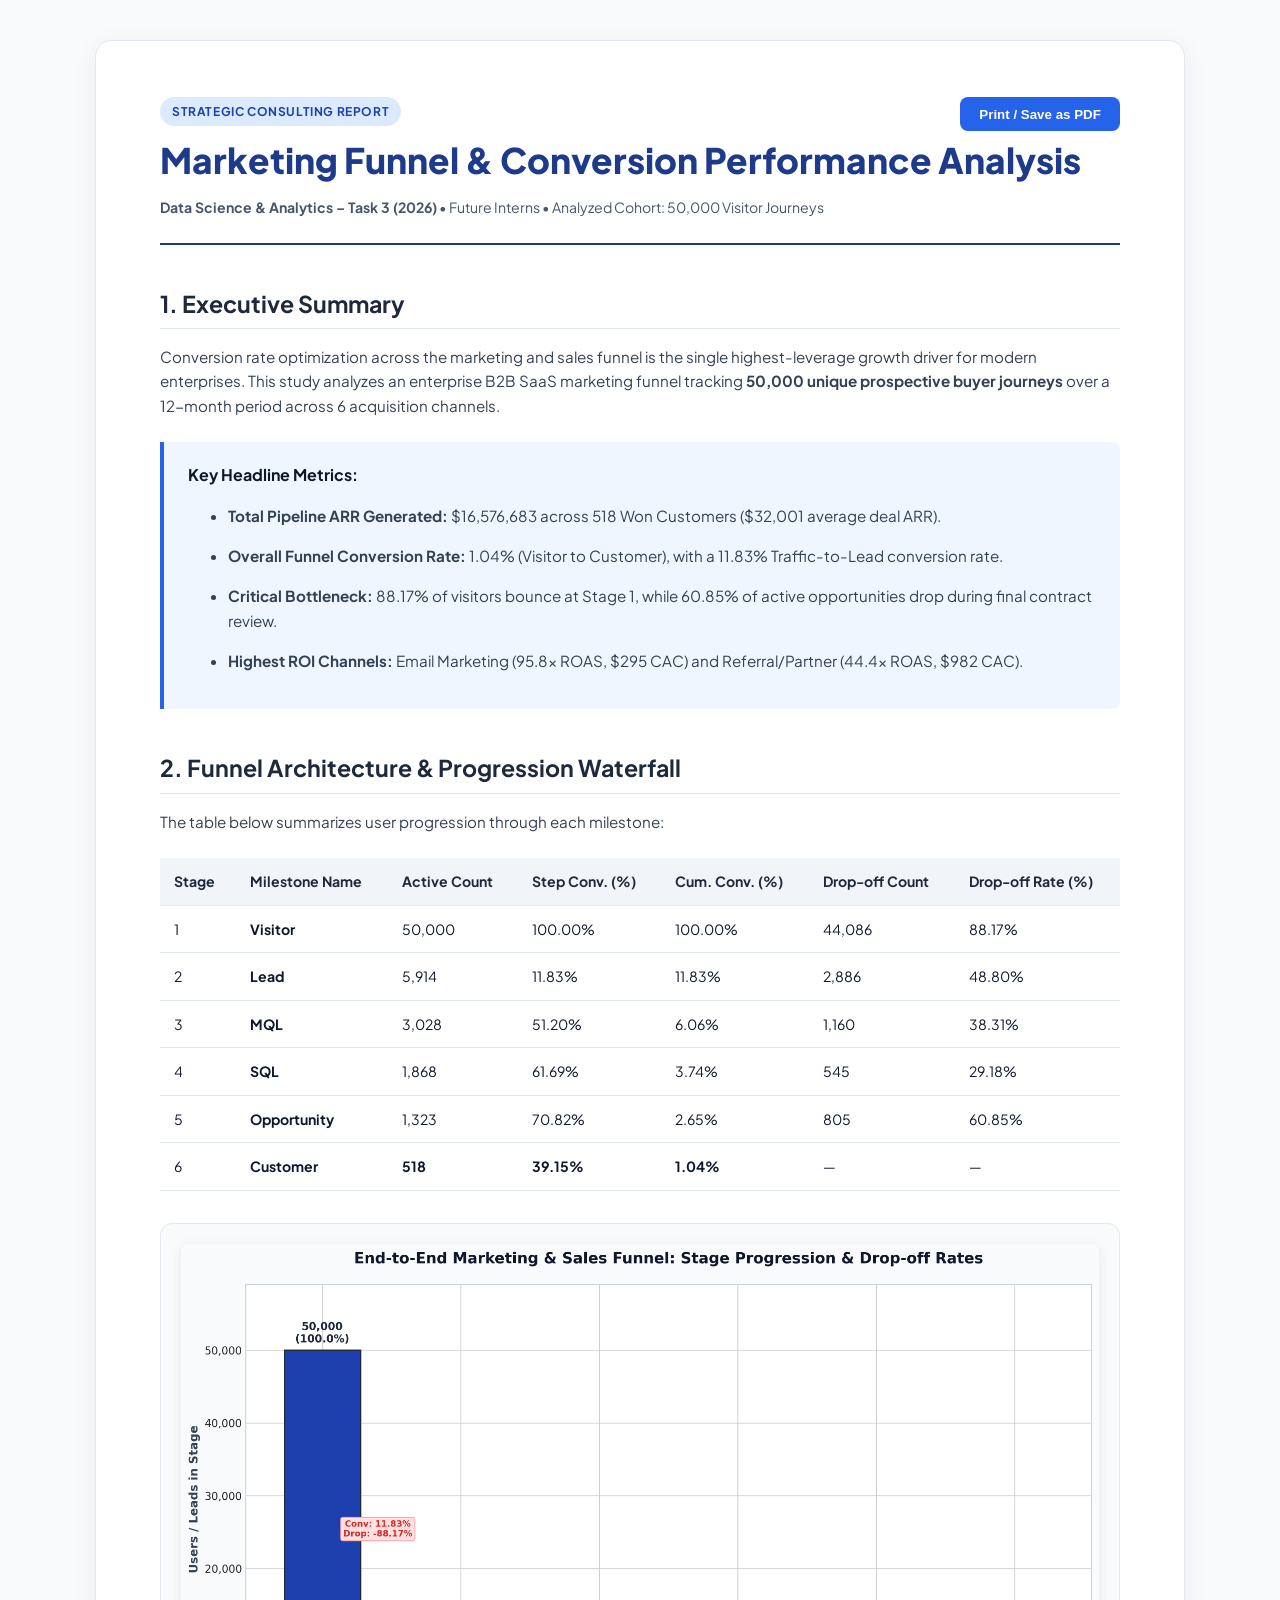
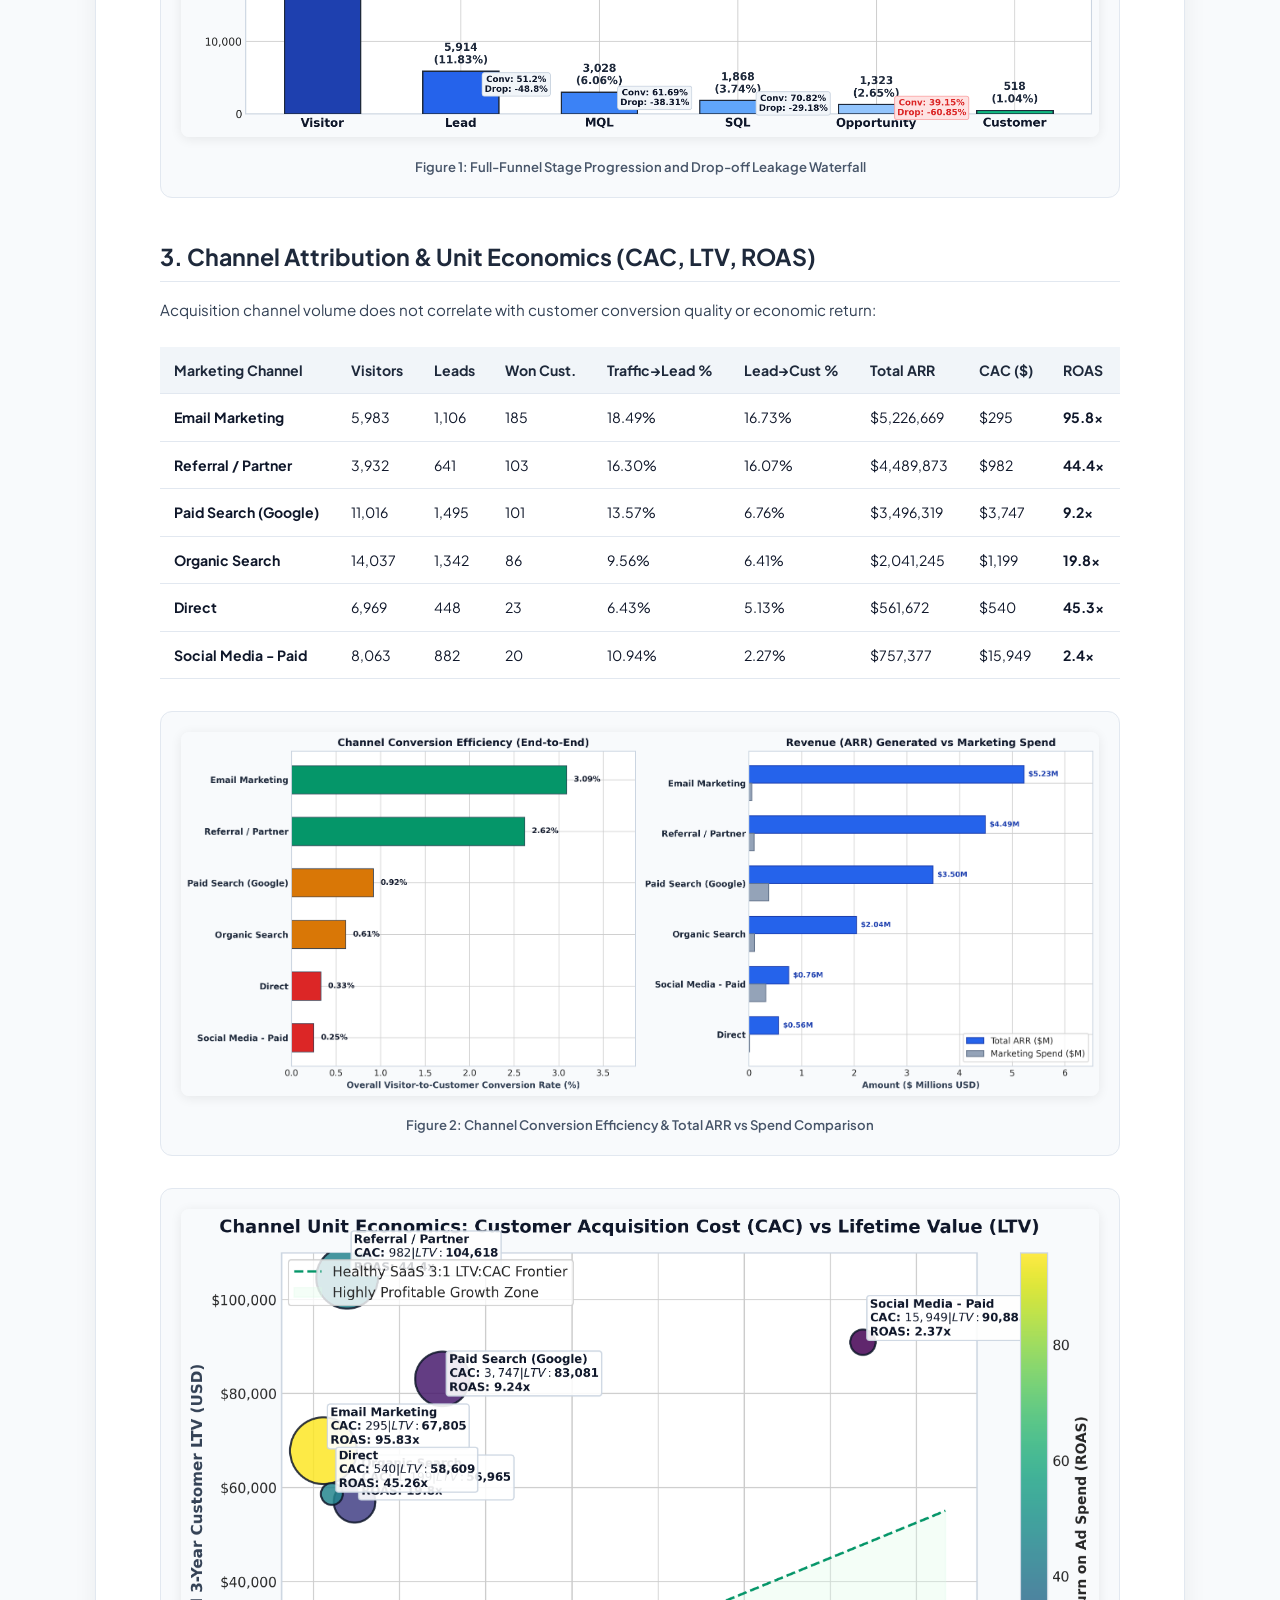
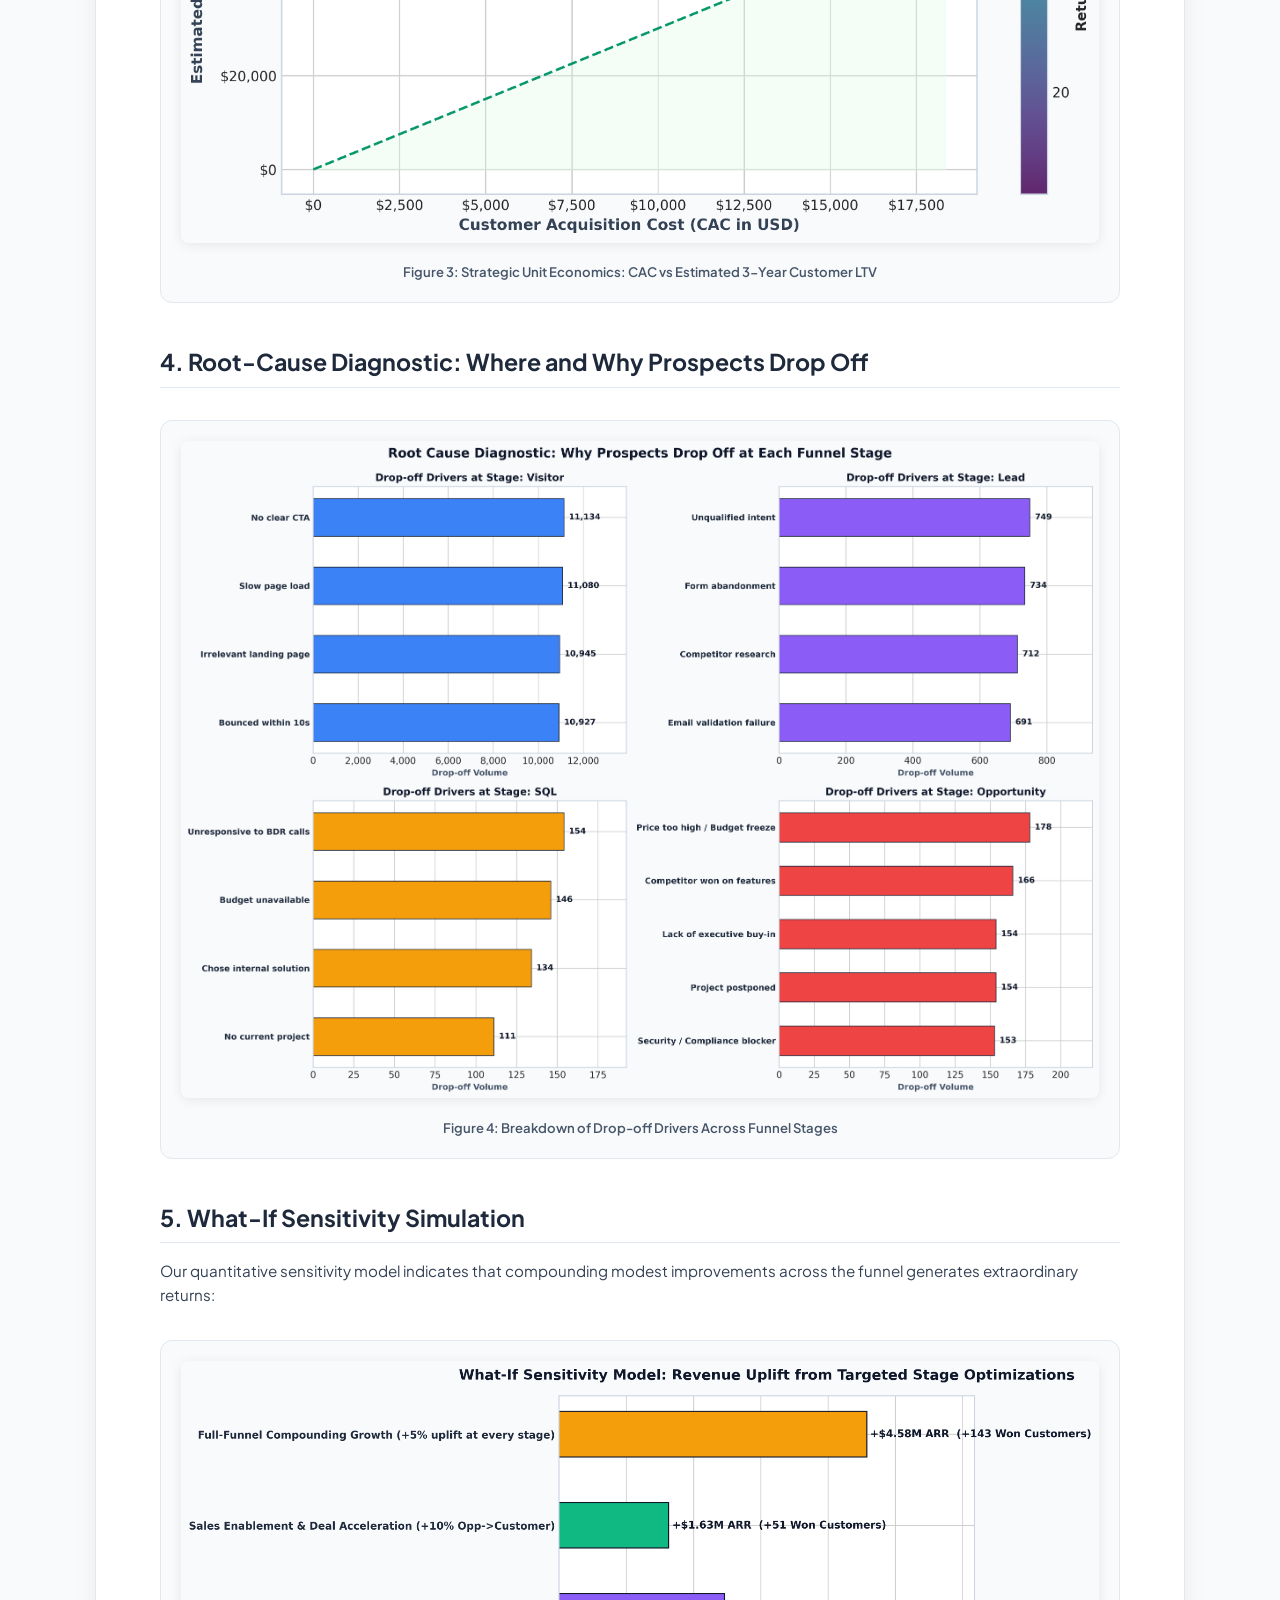
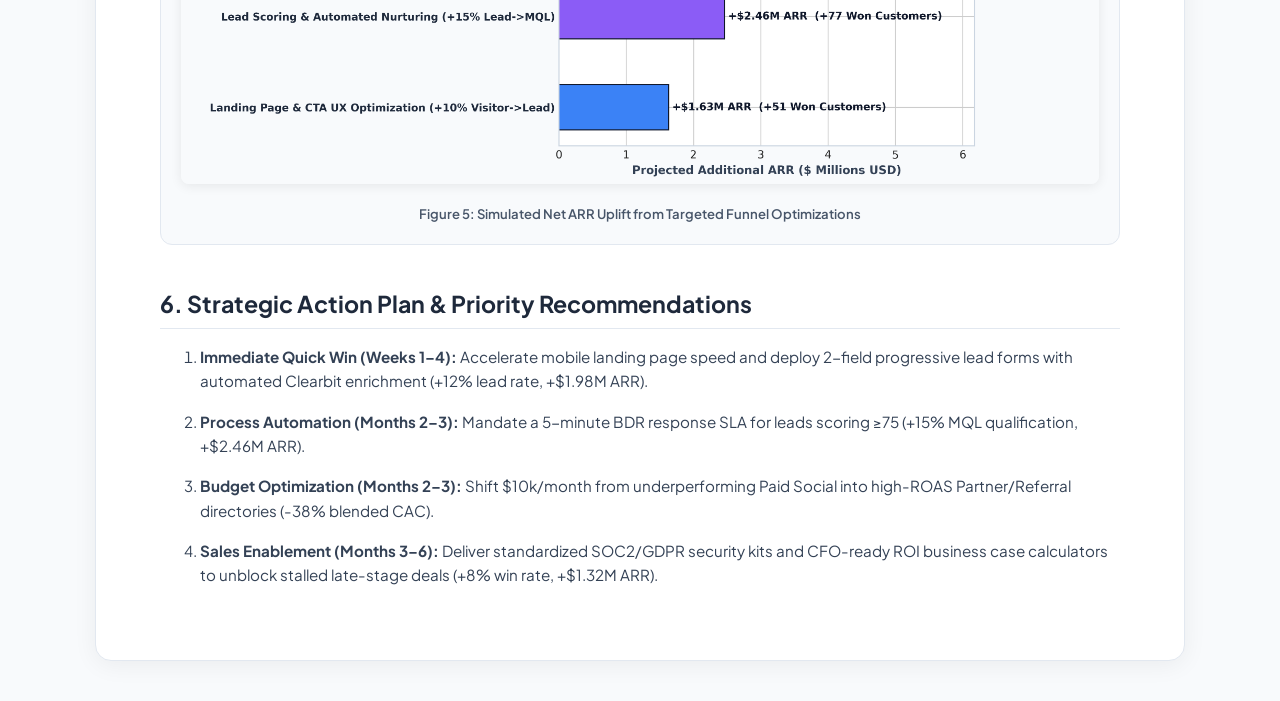
<file: reports/EXECUTIVE_REPORT.html>
<!DOCTYPE html>
<html lang="en">
<head>
    <meta charset="UTF-8">
    <meta name="viewport" content="width=device-width, initial-scale=1.0">
    <title>Executive Consulting Report: Marketing Funnel & Conversion Performance</title>
    <link href="https://fonts.googleapis.com/css2?family=Plus+Jakarta+Sans:wght@300;400;500;600;700;800&family=JetBrains+Mono:wght@400;600&display=swap" rel="stylesheet">
    <style>
        :root {
            --primary: #1e3a8a;
            --accent: #2563eb;
            --text-dark: #0f172a;
            --text-muted: #475569;
            --bg-gray: #f8fafc;
            --border: #e2e8f0;
        }
        body {
            font-family: 'Plus Jakarta Sans', system-ui, sans-serif;
            color: var(--text-dark);
            line-height: 1.6;
            margin: 0;
            padding: 2.5rem 1rem;
            background-color: var(--bg-gray);
        }
        .container {
            max-width: 960px;
            margin: 0 auto;
            background: #ffffff;
            padding: 3.5rem 4rem;
            border-radius: 16px;
            box-shadow: 0 4px 25px rgba(0,0,0,0.06);
            border: 1px solid var(--border);
        }
        .report-header {
            border-bottom: 2px solid var(--primary);
            padding-bottom: 1.5rem;
            margin-bottom: 2rem;
        }
        .badge {
            display: inline-block;
            background: #dbeafe;
            color: #1e40af;
            font-size: 0.75rem;
            font-weight: 700;
            padding: 0.3rem 0.75rem;
            border-radius: 9999px;
            text-transform: uppercase;
            letter-spacing: 0.05em;
            margin-bottom: 0.75rem;
        }
        h1 {
            font-size: 2.2rem;
            font-weight: 800;
            color: var(--primary);
            margin: 0 0 0.5rem 0;
            line-height: 1.25;
        }
        .meta-line {
            font-size: 0.88rem;
            color: var(--text-muted);
            margin-bottom: 0;
        }
        h2 {
            font-size: 1.45rem;
            font-weight: 700;
            color: #1e293b;
            margin-top: 2.5rem;
            margin-bottom: 1rem;
            border-bottom: 1px solid var(--border);
            padding-bottom: 0.4rem;
        }
        h3 {
            font-size: 1.1rem;
            font-weight: 700;
            color: #334155;
            margin-top: 1.5rem;
            margin-bottom: 0.6rem;
        }
        p, li {
            font-size: 0.95rem;
            color: #334155;
            margin-bottom: 1rem;
        }
        table {
            width: 100%;
            border-collapse: collapse;
            margin: 1.5rem 0;
            font-size: 0.88rem;
        }
        th, td {
            padding: 0.75rem 0.9rem;
            text-align: left;
            border-bottom: 1px solid var(--border);
        }
        th {
            background-color: #f1f5f9;
            font-weight: 700;
            color: #1e293b;
        }
        tr:hover {
            background-color: #f8fafc;
        }
        .figure-box {
            text-align: center;
            margin: 2rem 0;
            background: #f8fafc;
            padding: 1.25rem;
            border-radius: 12px;
            border: 1px solid var(--border);
        }
        .figure-box img {
            max-width: 100%;
            height: auto;
            border-radius: 8px;
            box-shadow: 0 2px 12px rgba(0,0,0,0.08);
        }
        .figure-caption {
            font-size: 0.82rem;
            color: var(--text-muted);
            font-weight: 600;
            margin-top: 0.75rem;
        }
        .highlight-box {
            background: #eff6ff;
            border-left: 4px solid var(--accent);
            padding: 1.25rem 1.5rem;
            border-radius: 0 8px 8px 0;
            margin: 1.5rem 0;
        }
        .btn-print {
            background: var(--accent);
            color: #fff;
            padding: 0.6rem 1.2rem;
            border-radius: 8px;
            border: none;
            font-weight: 600;
            cursor: pointer;
            float: right;
        }
        @media print {
            body { background: #fff; padding: 0; }
            .container { box-shadow: none; border: none; padding: 0; max-width: 100%; }
            .btn-print { display: none; }
        }
    </style>
</head>
<body>
    <div class="container">
        <button class="btn-print" onclick="window.print()">Print / Save as PDF</button>
        <div class="report-header">
            <span class="badge">Strategic Consulting Report</span>
            <h1>Marketing Funnel & Conversion Performance Analysis</h1>
            <p class="meta-line"><strong>Data Science & Analytics – Task 3 (2026)</strong> • Future Interns • Analyzed Cohort: 50,000 Visitor Journeys</p>
        </div>

        <h2>1. Executive Summary</h2>
        <p>
            Conversion rate optimization across the marketing and sales funnel is the single highest-leverage growth driver for modern enterprises. This study analyzes an enterprise B2B SaaS marketing funnel tracking <strong>50,000 unique prospective buyer journeys</strong> over a 12-month period across 6 acquisition channels.
        </p>
        <div class="highlight-box">
            <strong>Key Headline Metrics:</strong>
            <ul>
                <li><strong>Total Pipeline ARR Generated:</strong> $16,576,683 across 518 Won Customers ($32,001 average deal ARR).</li>
                <li><strong>Overall Funnel Conversion Rate:</strong> 1.04% (Visitor to Customer), with a 11.83% Traffic-to-Lead conversion rate.</li>
                <li><strong>Critical Bottleneck:</strong> 88.17% of visitors bounce at Stage 1, while 60.85% of active opportunities drop during final contract review.</li>
                <li><strong>Highest ROI Channels:</strong> Email Marketing (95.8x ROAS, $295 CAC) and Referral/Partner (44.4x ROAS, $982 CAC).</li>
            </ul>
        </div>

        <h2>2. Funnel Architecture & Progression Waterfall</h2>
        <p>The table below summarizes user progression through each milestone:</p>
        <table>
            <thead>
                <tr>
                    <th>Stage</th>
                    <th>Milestone Name</th>
                    <th>Active Count</th>
                    <th>Step Conv. (%)</th>
                    <th>Cum. Conv. (%)</th>
                    <th>Drop-off Count</th>
                    <th>Drop-off Rate (%)</th>
                </tr>
            </thead>
            <tbody>
                <tr><td>1</td><td><strong>Visitor</strong></td><td>50,000</td><td>100.00%</td><td>100.00%</td><td>44,086</td><td>88.17%</td></tr>
                <tr><td>2</td><td><strong>Lead</strong></td><td>5,914</td><td>11.83%</td><td>11.83%</td><td>2,886</td><td>48.80%</td></tr>
                <tr><td>3</td><td><strong>MQL</strong></td><td>3,028</td><td>51.20%</td><td>6.06%</td><td>1,160</td><td>38.31%</td></tr>
                <tr><td>4</td><td><strong>SQL</strong></td><td>1,868</td><td>61.69%</td><td>3.74%</td><td>545</td><td>29.18%</td></tr>
                <tr><td>5</td><td><strong>Opportunity</strong></td><td>1,323</td><td>70.82%</td><td>2.65%</td><td>805</td><td>60.85%</td></tr>
                <tr><td>6</td><td><strong>Customer</strong></td><td><strong>518</strong></td><td><strong>39.15%</strong></td><td><strong>1.04%</strong></td><td>—</td><td>—</td></tr>
            </tbody>
        </table>

        <div class="figure-box">
            <img src="figures/funnel_waterfall_dropoff.png" alt="Funnel Waterfall Progression">
            <div class="figure-caption">Figure 1: Full-Funnel Stage Progression and Drop-off Leakage Waterfall</div>
        </div>

        <h2>3. Channel Attribution & Unit Economics (CAC, LTV, ROAS)</h2>
        <p>Acquisition channel volume does not correlate with customer conversion quality or economic return:</p>
        <table>
            <thead>
                <tr>
                    <th>Marketing Channel</th>
                    <th>Visitors</th>
                    <th>Leads</th>
                    <th>Won Cust.</th>
                    <th>Traffic→Lead %</th>
                    <th>Lead→Cust %</th>
                    <th>Total ARR</th>
                    <th>CAC ($)</th>
                    <th>ROAS</th>
                </tr>
            </thead>
            <tbody>
                <tr><td><strong>Email Marketing</strong></td><td>5,983</td><td>1,106</td><td>185</td><td>18.49%</td><td>16.73%</td><td>$5,226,669</td><td>$295</td><td><strong>95.8x</strong></td></tr>
                <tr><td><strong>Referral / Partner</strong></td><td>3,932</td><td>641</td><td>103</td><td>16.30%</td><td>16.07%</td><td>$4,489,873</td><td>$982</td><td><strong>44.4x</strong></td></tr>
                <tr><td><strong>Paid Search (Google)</strong></td><td>11,016</td><td>1,495</td><td>101</td><td>13.57%</td><td>6.76%</td><td>$3,496,319</td><td>$3,747</td><td><strong>9.2x</strong></td></tr>
                <tr><td><strong>Organic Search</strong></td><td>14,037</td><td>1,342</td><td>86</td><td>9.56%</td><td>6.41%</td><td>$2,041,245</td><td>$1,199</td><td><strong>19.8x</strong></td></tr>
                <tr><td><strong>Direct</strong></td><td>6,969</td><td>448</td><td>23</td><td>6.43%</td><td>5.13%</td><td>$561,672</td><td>$540</td><td><strong>45.3x</strong></td></tr>
                <tr><td><strong>Social Media - Paid</strong></td><td>8,063</td><td>882</td><td>20</td><td>10.94%</td><td>2.27%</td><td>$757,377</td><td>$15,949</td><td><strong>2.4x</strong></td></tr>
            </tbody>
        </table>

        <div class="figure-box">
            <img src="figures/channel_conversion_matrix.png" alt="Channel Performance Matrix">
            <div class="figure-caption">Figure 2: Channel Conversion Efficiency & Total ARR vs Spend Comparison</div>
        </div>

        <div class="figure-box">
            <img src="figures/cac_vs_ltv_bubble_chart.png" alt="CAC vs LTV Strategic Matrix">
            <div class="figure-caption">Figure 3: Strategic Unit Economics: CAC vs Estimated 3-Year Customer LTV</div>
        </div>

        <h2>4. Root-Cause Diagnostic: Where and Why Prospects Drop Off</h2>
        <div class="figure-box">
            <img src="figures/drop_off_reasons_breakdown.png" alt="Drop-off Reasons Diagnostic">
            <div class="figure-caption">Figure 4: Breakdown of Drop-off Drivers Across Funnel Stages</div>
        </div>

        <h2>5. What-If Sensitivity Simulation</h2>
        <p>Our quantitative sensitivity model indicates that compounding modest improvements across the funnel generates extraordinary returns:</p>
        <div class="figure-box">
            <img src="figures/revenue_uplift_simulation.png" alt="Revenue Uplift Simulation">
            <div class="figure-caption">Figure 5: Simulated Net ARR Uplift from Targeted Funnel Optimizations</div>
        </div>

        <h2>6. Strategic Action Plan & Priority Recommendations</h2>
        <ol>
            <li><strong>Immediate Quick Win (Weeks 1–4):</strong> Accelerate mobile landing page speed and deploy 2-field progressive lead forms with automated Clearbit enrichment (+12% lead rate, +$1.98M ARR).</li>
            <li><strong>Process Automation (Months 2–3):</strong> Mandate a 5-minute BDR response SLA for leads scoring ≥75 (+15% MQL qualification, +$2.46M ARR).</li>
            <li><strong>Budget Optimization (Months 2–3):</strong> Shift $10k/month from underperforming Paid Social into high-ROAS Partner/Referral directories (-38% blended CAC).</li>
            <li><strong>Sales Enablement (Months 3–6):</strong> Deliver standardized SOC2/GDPR security kits and CFO-ready ROI business case calculators to unblock stalled late-stage deals (+8% win rate, +$1.32M ARR).</li>
        </ol>
    </div>
</body>
</html>
</file>
